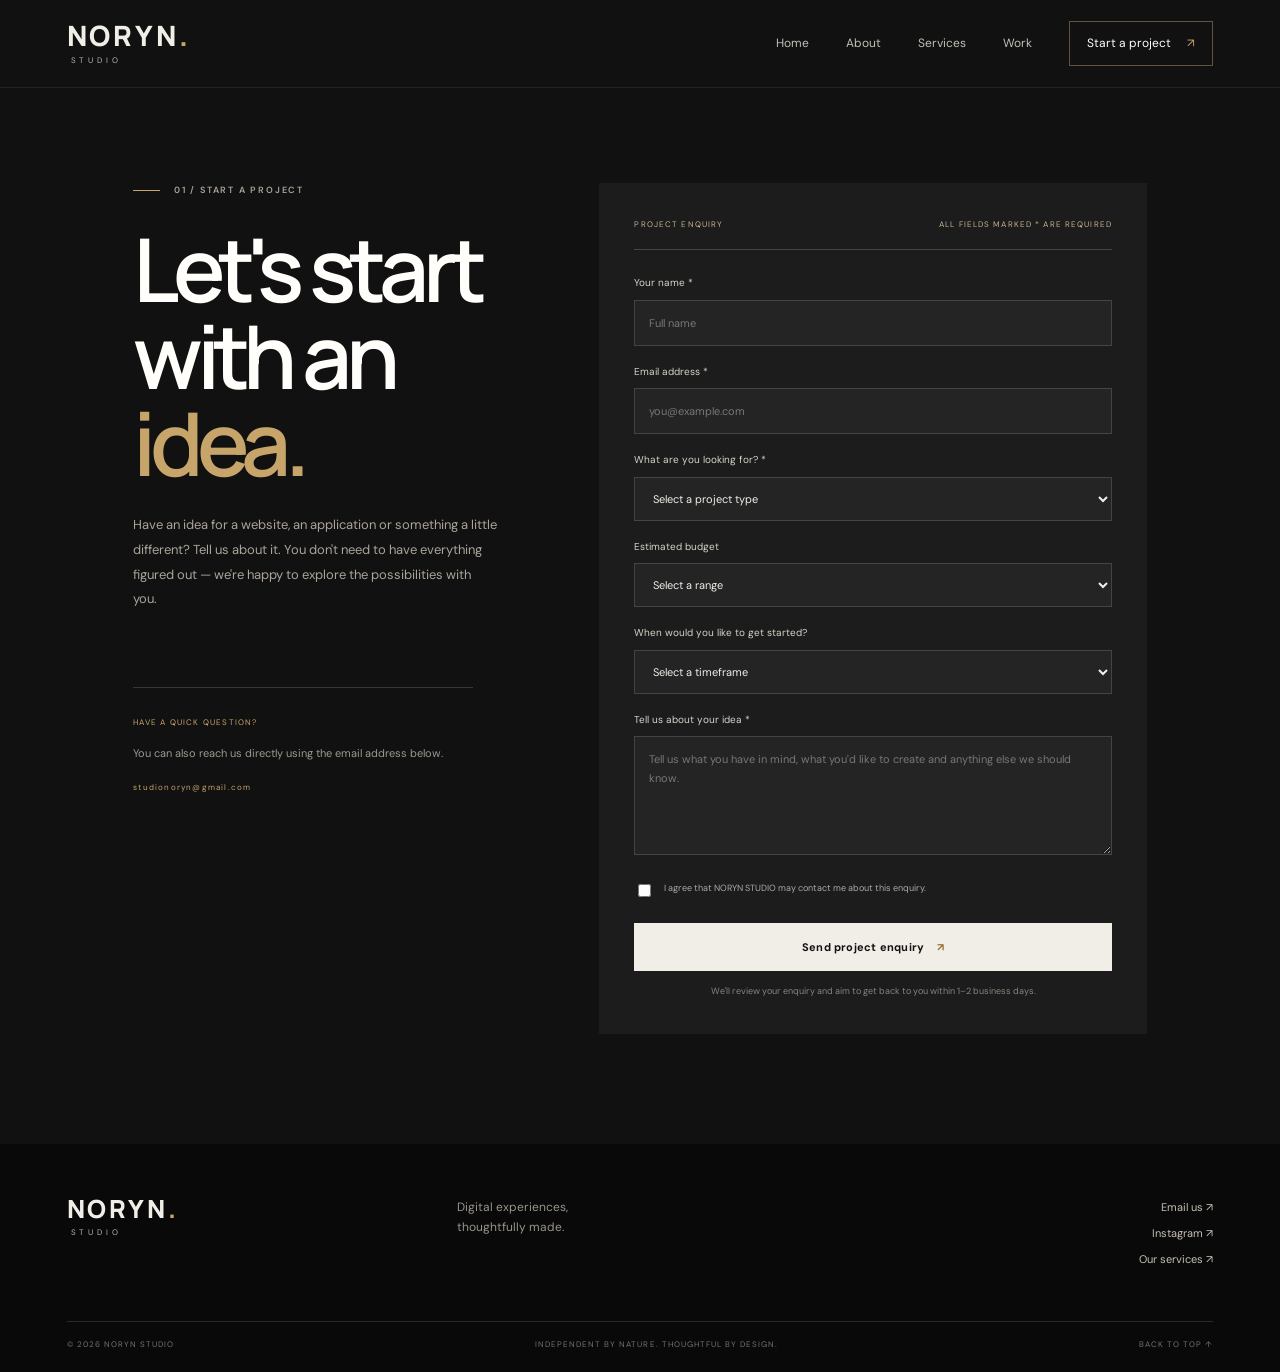
<file: contact.html>
<!DOCTYPE html>
<html lang="en-ZA">
<head>
<meta charset="UTF-8">
<meta name="viewport" content="width=device-width, initial-scale=1.0">
<meta name="description" content="Have a website, app or digital project in mind? Get in touch with NORYN STUDIO to talk about your idea, timeline and what comes next.">
<meta name="robots" content="index, follow, max-image-preview:large, max-snippet:-1">
<meta name="theme-color" content="#111111">
<meta name="author" content="NORYN STUDIO">

<title>Start a Project — NORYN STUDIO</title>
<link rel="icon" href="/assets/icons/favicon.ico" sizes="any">
<link rel="icon" href="/assets/icons/favicon.svg" type="image/svg+xml">

<link rel="canonical" href="https://norynstudio.co.za/contact.html">
<meta property="og:type" content="website">
<meta property="og:site_name" content="NORYN STUDIO">
<meta property="og:url" content="https://norynstudio.co.za/contact.html">
<meta property="og:title" content="Contact NORYN STUDIO — Start a Project">
<meta property="og:description" content="Have a website, app or digital project in mind? Get in touch with NORYN STUDIO.">
<meta property="og:locale" content="en_ZA">
<link rel="preconnect" href="https://fonts.googleapis.com">
<link rel="preconnect" href="https://fonts.gstatic.com" crossorigin>
<link href="https://fonts.googleapis.com/css2?family=DM+Sans:wght@400;500;600;700&family=Manrope:wght@400;500;600;700;800&display=swap" rel="stylesheet">
<link rel="stylesheet" href="assets/css/style.css">
<script defer src="assets/js/main.js"></script>
<script type="application/ld+json">
{
  "@context": "https://schema.org",
  "@graph": [
    {
      "@type": "ContactPage",
      "@id": "https://norynstudio.co.za/contact.html#webpage",
      "url": "https://norynstudio.co.za/contact.html",
      "name": "Contact NORYN STUDIO — Start a Project",
      "description": "Get in touch with NORYN STUDIO to discuss your project.",
      "inLanguage": "en-ZA",
      "isPartOf": { "@id": "https://norynstudio.co.za/#website" },
      "about": { "@id": "https://norynstudio.co.za/#organization" }
    },
    {
      "@type": "BreadcrumbList",
      "itemListElement": [
        { "@type": "ListItem", "position": 1, "name": "Home", "item": "https://norynstudio.co.za/" },
        { "@type": "ListItem", "position": 2, "name": "Contact", "item": "https://norynstudio.co.za/contact.html" }
      ]
    }
  ]
}
</script>
</head>

<body id="top">
<header class="site-header">
<a class="brand" href="/">
<span class="brand-name">NORYN<span class="brand-dot">.</span></span>
<span class="brand-sub">STUDIO</span>
</a>

<button class="menu-toggle" aria-label="Open navigation" aria-expanded="false">
<span></span><span></span>
</button>

<nav class="main-nav">
<a href="/">Home</a>
<a href="about.html">About</a>
<a href="services.html">Services</a>
<a href="work.html">Work</a>
<a class="nav-cta active" href="contact.html">Start a project <span>↗</span></a>
</nav>
</header>

<main>
<section class="contact-layout section-pad">

<div class="contact-intro">
<p class="eyebrow"><span class="eyebrow-line"></span> 01 / START A PROJECT</p>

<h1>Let's start<br>with an <em>idea.</em></h1>

<p>Have an idea for a website, an application or something a little different? Tell us about it. You don't need to have everything figured out — we're happy to explore the possibilities with you.</p>

<div class="contact-aside">
<span>HAVE A QUICK QUESTION?</span>
<p>You can also reach us directly using the email address below.</p>
<small>
<a href="mailto:studionoryn@gmail.com">studionoryn@gmail.com</a><br>
</small>
</div>
</div>

<div class="form-panel">
<form name="noryn-enquiry" method="POST" data-netlify="true" netlify-honeypot="bot-field" action="/success.html">

<input type="hidden" name="form-name" value="noryn-enquiry">

<p class="hidden">
<label>Do not fill this out: <input name="bot-field"></label>
</p>

<div class="form-heading">
<span>PROJECT ENQUIRY</span>
<span>ALL FIELDS MARKED * ARE REQUIRED</span>
</div>

<label for="client-name">Your name *</label>
<input id="client-name" name="name" type="text" placeholder="Full name" required>

<label for="client-email">Email address *</label>
<input id="client-email" name="email" type="email" placeholder="you@example.com" required>

<label for="project-type">What are you looking for? *</label>
<select id="project-type" name="project-type" required>
<option value="" disabled selected>Select a project type</option>
<option>Business website</option>
<option>Personal or creative portfolio</option>
<option>Booking website or system</option>
<option>Landing page</option>
<option>Website redesign</option>
<option>Web application</option>
<option>Mobile application</option>
<option>Application idea or concept</option>
<option>Something else</option>
<option>Not quite sure yet</option>
</select>

<label for="budget">Estimated budget</label>
<select id="budget" name="budget">
<option value="" selected>Select a range</option>
<option>Under R2,000</option>
<option>R2,000 – R4,000</option>
<option>R4,000 – R7,000</option>
<option>R7,000 – R10,000</option>
<option>R10,000+</option>
<option>Not sure yet</option>
</select>

<label for="timeline">When would you like to get started?</label>
<select id="timeline" name="timeline">
<option value="" selected>Select a timeframe</option>
<option>As soon as possible</option>
<option>Within the next month</option>
<option>In 1–3 months</option>
<option>Just exploring for now</option>
</select>

<label for="message">Tell us about your idea *</label>
<textarea id="message" name="message" rows="5" placeholder="Tell us what you have in mind, what you'd like to create and anything else we should know." required></textarea>

<label class="consent">
<input type="checkbox" name="consent" value="yes" required>
<span>I agree that NORYN STUDIO may contact me about this enquiry.</span>
</label>

<button class="button button-light submit-button" type="submit">
Send project enquiry <span>↗</span>
</button>

<p class="form-note">We'll review your enquiry and aim to get back to you within 1–2 business days.</p>

</form>
</div>
</section>
</main>

<footer class="footer">
<a class="brand footer-brand" href="/">
<span class="brand-name">NORYN<span class="brand-dot">.</span></span>
<span class="brand-sub">STUDIO</span>
</a>

<p>Digital experiences,<br>thoughtfully made.</p>

<div class="footer-links">
<a href="mailto:studionoryn@gmail.com">Email us ↗</a>
<a href="https://www.instagram.com/noryn_studio/" target="_blank" rel="noopener noreferrer">Instagram ↗</a>
<a href="services.html">Our services ↗</a>
</div>

<div class="footer-bottom">
<span>© 2026 NORYN STUDIO</span>
<span>INDEPENDENT BY NATURE. THOUGHTFUL BY DESIGN.</span>
<a href="#">BACK TO TOP ↑</a>
</div>
</footer>

</body>
</html>
</file>
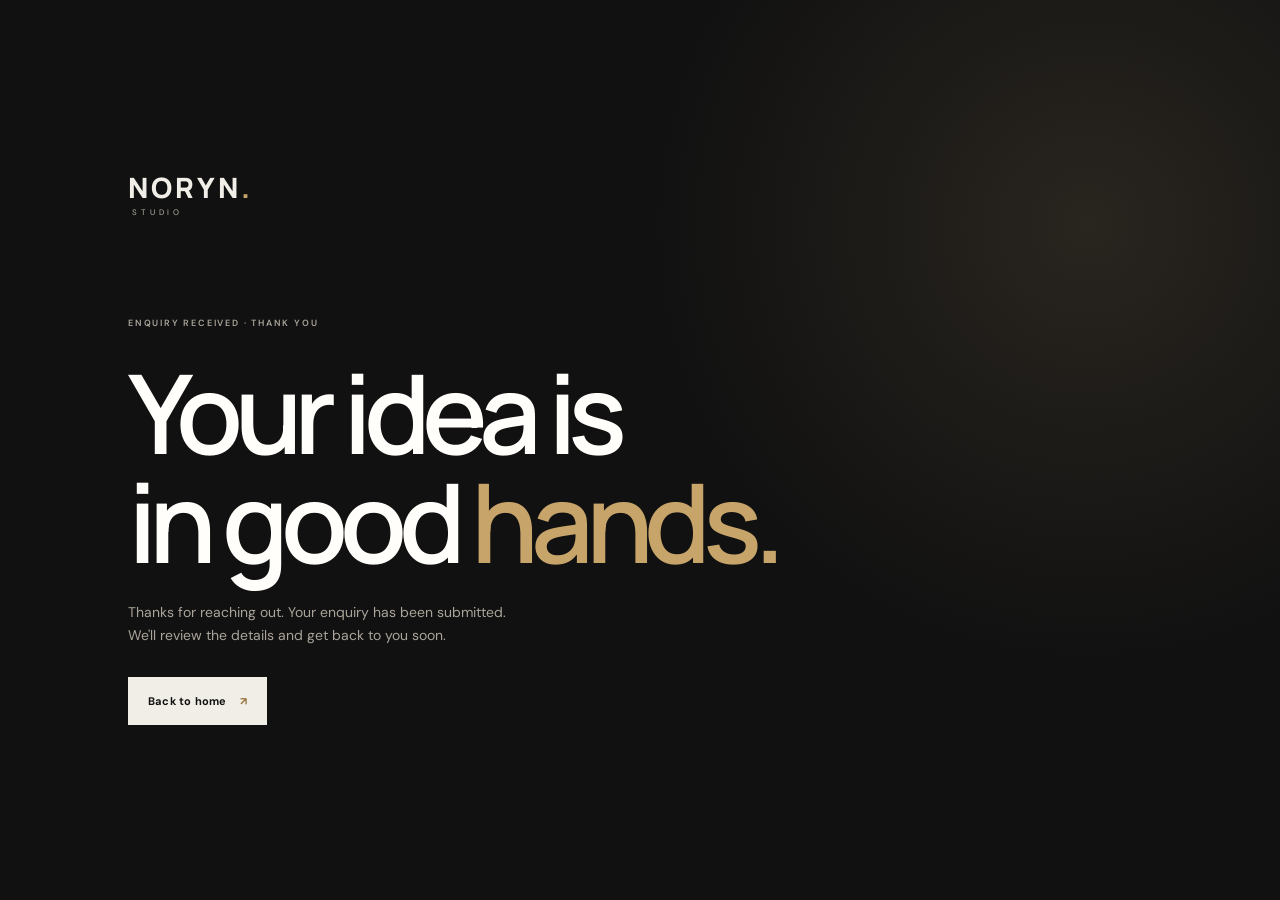
<file: success.html>
<!DOCTYPE html>
<html lang="en-ZA">

<head>
    <meta charset="UTF-8">
    <meta name="viewport" content="width=device-width, initial-scale=1.0">
    <meta name="theme-color" content="#111111">
    <title>Enquiry received — NORYN STUDIO</title>
    <link rel="icon" href="/assets/icons/favicon.ico" sizes="any">
    <link rel="icon" href="/assets/icons/favicon.svg" type="image/svg+xml">
    <link rel="stylesheet" href="assets/css/style.css">
    <link rel="preconnect" href="https://fonts.googleapis.com">
    <link
        href="https://fonts.googleapis.com/css2?family=DM+Sans:wght@400;500;600;700&family=Manrope:wght@400;500;600;700;800&display=swap"
        rel="stylesheet">
</head>

<body id="top">
    <main class="success-page"><a class="brand" href="/"><span class="brand-name">NORYN<span
                    class="brand-dot">.</span></span><span class="brand-sub">STUDIO</span></a>
        <p class="eyebrow">ENQUIRY RECEIVED · THANK YOU</p>
        <h1>Your idea is<br>in good <em>hands.</em></h1>
        <p>Thanks for reaching out. Your enquiry has been submitted. We'll review the details and get back to you soon.
        </p><a class="button button-light" href="/">Back to home <span>↗</span></a>
    </main>
</body>

</html>
</file>
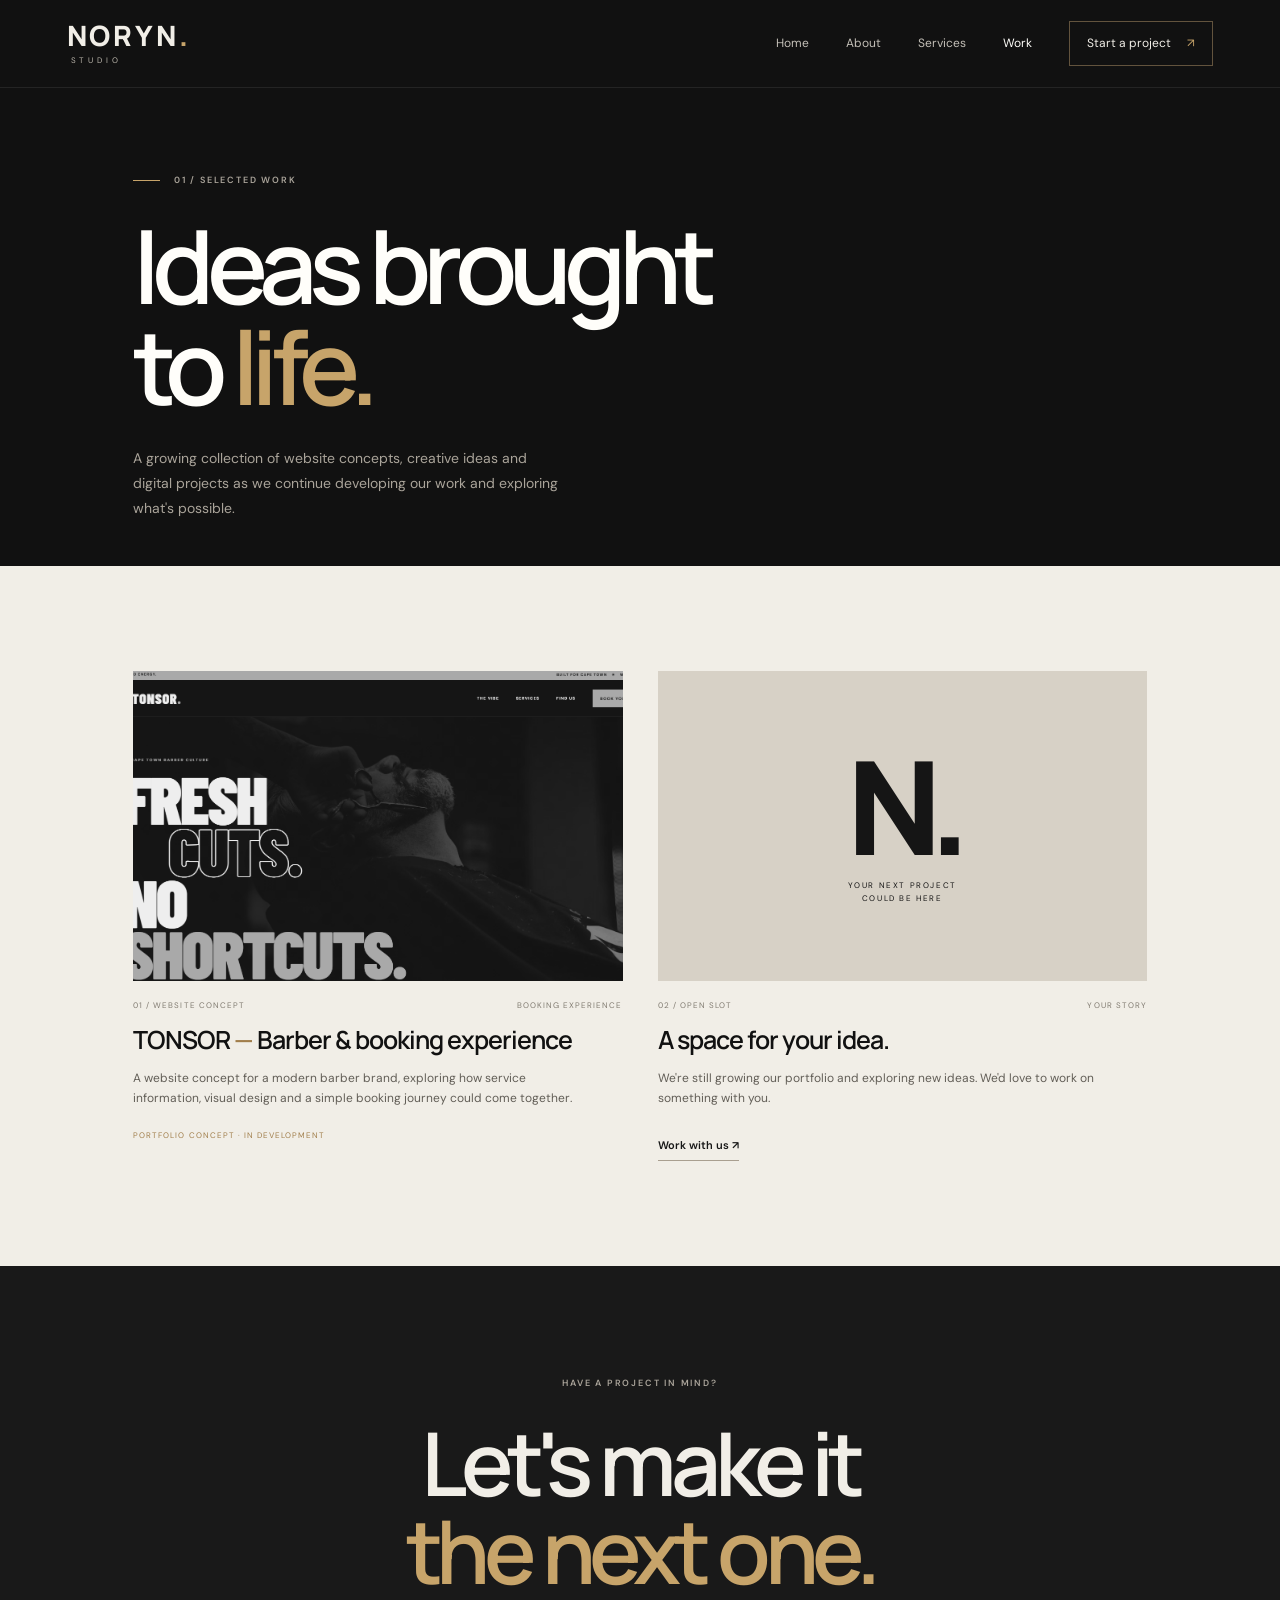
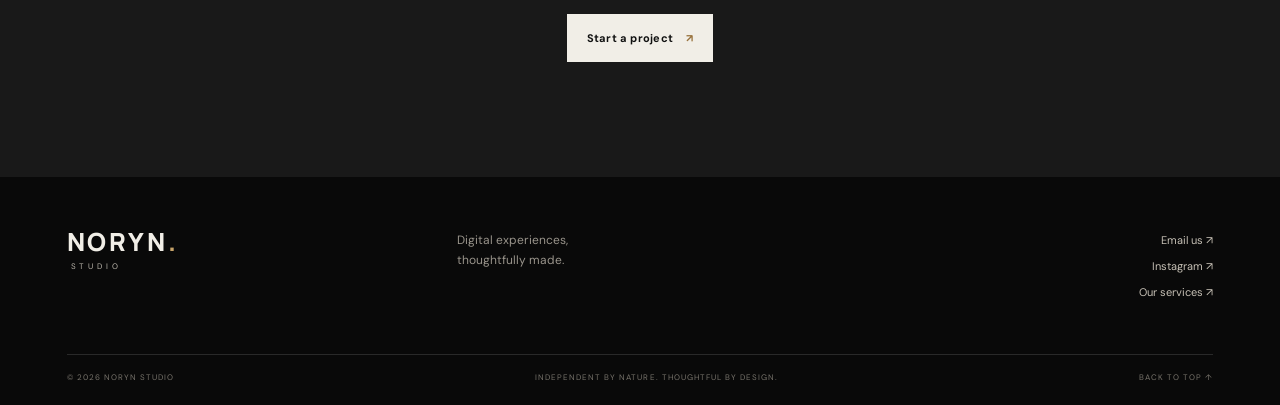
<file: work.html>
<!DOCTYPE html>
<html lang="en-ZA">
<head>
  <meta charset="UTF-8">
  <meta name="viewport" content="width=device-width, initial-scale=1.0">
  <meta name="description" content="Selected digital projects and concepts from NORYN STUDIO — websites, applications and digital experiences designed with intention for independent people and brands.">
  <meta name="robots" content="index, follow, max-image-preview:large, max-snippet:-1">
  <meta name="theme-color" content="#111111">
  <meta name="author" content="NORYN STUDIO">
  <title>Selected Work — NORYN STUDIO</title>
  <link rel="icon" href="/assets/icons/favicon.ico" sizes="any">
  <link rel="icon" href="/assets/icons/favicon.svg" type="image/svg+xml">

  <link rel="canonical" href="https://norynstudio.co.za/work.html">
  <meta property="og:type" content="website">
  <meta property="og:site_name" content="NORYN STUDIO">
  <meta property="og:url" content="https://norynstudio.co.za/work.html">
  <meta property="og:title" content="Work — Selected Projects & Concepts | NORYN STUDIO">
  <meta property="og:description" content="Selected digital projects and concepts from NORYN STUDIO — websites, applications and digital experiences designed with intention.">
  <meta property="og:locale" content="en_ZA">
  <link rel="preconnect" href="https://fonts.googleapis.com">
  <link rel="preconnect" href="https://fonts.gstatic.com" crossorigin>
  <link href="https://fonts.googleapis.com/css2?family=DM+Sans:wght@400;500;600;700&family=Manrope:wght@400;500;600;700;800&display=swap" rel="stylesheet">
  <link rel="stylesheet" href="assets/css/style.css">
  <script defer src="assets/js/main.js"></script>
  <script type="application/ld+json">
{
  "@context": "https://schema.org",
  "@graph": [
    {
      "@type": "CollectionPage",
      "@id": "https://norynstudio.co.za/work.html#webpage",
      "url": "https://norynstudio.co.za/work.html",
      "name": "Work — Selected Projects & Concepts",
      "description": "Selected digital projects and concepts from NORYN STUDIO.",
      "inLanguage": "en-ZA",
      "isPartOf": { "@id": "https://norynstudio.co.za/#website" },
      "about": { "@id": "https://norynstudio.co.za/#organization" }
    },
    {
      "@type": "BreadcrumbList",
      "itemListElement": [
        { "@type": "ListItem", "position": 1, "name": "Home", "item": "https://norynstudio.co.za/" },
        { "@type": "ListItem", "position": 2, "name": "Work", "item": "https://norynstudio.co.za/work.html" }
      ]
    }
  ]
}
</script>
</head>

<body id="top">
<header class="site-header">
  <a class="brand" href="/">
    <span class="brand-name">NORYN<span class="brand-dot">.</span></span>
    <span class="brand-sub">STUDIO</span>
  </a>

  <button class="menu-toggle" aria-label="Open navigation" aria-expanded="false">
    <span></span><span></span>
  </button>

  <nav class="main-nav">
    <a href="/">Home</a>
    <a href="about.html">About</a>
    <a href="services.html">Services</a>
    <a class="active" href="work.html">Work</a>
    <a class="nav-cta" href="contact.html">Start a project <span>↗</span></a>
  </nav>
</header>

<main>
  <section class="page-hero">
    <p class="eyebrow"><span class="eyebrow-line"></span> 01 / SELECTED WORK</p>
    <h1>Ideas brought<br>to <em>life.</em></h1>
    <p class="page-lead">A growing collection of website concepts, creative ideas and digital projects as we continue developing our work and exploring what's possible.</p>
  </section>

  <section class="work-grid section-pad">

    <article class="work-project">
      <div class="project-image">
        <img src="assets/TonsorProject.png" alt="Tonsor website project screenshot">
      </div>

      <div class="project-meta">
        <span>01 / WEBSITE CONCEPT</span>
        <span>BOOKING EXPERIENCE</span>
      </div>

      <h2>TONSOR <span>—</span> Barber & booking experience</h2>
      <p>A website concept for a modern barber brand, exploring how service information, visual design and a simple booking journey could come together.</p>
      <span class="project-status">PORTFOLIO CONCEPT · IN DEVELOPMENT</span>
    </article>

    <article class="work-project work-placeholder">
      <div class="placeholder-art">
        <span>N.</span>
        <small>YOUR NEXT PROJECT<br>COULD BE HERE</small>
      </div>

      <div class="project-meta">
        <span>02 / OPEN SLOT</span>
        <span>YOUR STORY</span>
      </div>

      <h2>A space for your idea.</h2>
      <p>We're still growing our portfolio and exploring new ideas. We'd love to work on something with you.</p>
      <a class="text-link dark-link" href="contact.html">Work with us ↗</a>
    </article>

  </section>

  <section class="closing-cta">
    <p class="eyebrow">HAVE A PROJECT IN MIND?</p>
    <h2>Let's make it<br><em>the next one.</em></h2>
    <a class="button button-light" href="contact.html">Start a project <span>↗</span></a>
  </section>
</main>

<footer class="footer">
  <a class="brand footer-brand" href="/">
    <span class="brand-name">NORYN<span class="brand-dot">.</span></span>
    <span class="brand-sub">STUDIO</span>
  </a>

  <p>Digital experiences,<br>thoughtfully made.</p>

  <div class="footer-links">
    <a href="mailto:studionoryn@gmail.com">Email us ↗</a>
    <a href="https://www.instagram.com/noryn_studio/" target="_blank" rel="noopener noreferrer">Instagram ↗</a>
    <a href="services.html">Our services ↗</a>
  </div>

  <div class="footer-bottom">
    <span>© 2026 NORYN STUDIO</span>
    <span>INDEPENDENT BY NATURE. THOUGHTFUL BY DESIGN.</span>
    <a href="#">BACK TO TOP ↑</a>
  </div>
</footer>

</body>
</html>
</file>
<file: assets/css/style.css>
@import url('https://fonts.googleapis.com/css2?family=DM+Sans:wght@400;500;600;700&family=Manrope:wght@400;500;600;700;800&display=swap');
:root{--black:#111111;--black2:#191919;--panel:#222222;--ivory:#f1eee7;--paper:#e8e4dc;--white:#fffefa;--muted:#aaa69e;--gold:#c7a46a;--line:rgba(255,255,255,.16);--darkline:rgba(17,17,17,.18);--sans:'DM Sans',sans-serif;--display:'Manrope',sans-serif}
*{box-sizing:border-box}html{scroll-behavior:smooth}body{margin:0;background:var(--black);color:var(--ivory);font-family:var(--sans);font-size:15px;line-height:1.65}body.menu-open{overflow:hidden}a{color:inherit;text-decoration:none}img{display:block;width:100%;height:100%;object-fit:cover}button,input,textarea,select{font:inherit}.announcement{height:31px;padding:0 5.2%;display:flex;justify-content:space-between;align-items:center;background:#090909;color:#8d8981;font-size:9px;letter-spacing:.16em}.site-header{height:88px;padding:0 5.2%;display:flex;align-items:center;justify-content:space-between;background:var(--black);position:relative;z-index:20;border-bottom:1px solid rgba(255,255,255,.08)}.brand{display:flex;flex-direction:column;line-height:1}.brand-name{font:800 28px/.9 var(--display);letter-spacing:.105em}.brand-dot{color:var(--gold)}.brand-sub{font-size:8px;letter-spacing:.48em;margin-top:8px;padding-left:4px;color:#b9b4aa}.main-nav{display:flex;align-items:center;gap:37px}.main-nav>a{font-size:12px;color:#c3bfb7;transition:color .2s}.main-nav>a:hover,.main-nav>a.active{color:var(--white)}.main-nav .nav-cta{border:1px solid #62533d;padding:12px 17px;color:var(--ivory)}.nav-cta span,.button span{color:var(--gold);margin-left:13px}.menu-toggle{display:none;background:none;border:0}.hero{min-height:650px;display:grid;grid-template-columns:1.03fr .97fr;position:relative;overflow:hidden}.hero-copy{padding:88px 7vw 45px 10.4%;display:flex;flex-direction:column;align-items:flex-start;position:relative;z-index:2}.eyebrow{font-size:9px;letter-spacing:.2em;color:#aaa49a;margin:0 0 27px;font-weight:600}.eyebrow-line{display:inline-block;width:27px;height:1px;background:var(--gold);vertical-align:middle;margin-right:10px}.hero h1,.page-hero h1,.contact-intro h1,.success-page h1{font:600 clamp(56px,7.2vw,100px)/.99 var(--display);letter-spacing:-.075em;margin:0;color:var(--white)}h1 em,h2 em{font-style:normal;color:var(--gold)}.gold-dot{color:var(--gold)}.hero-intro{max-width:360px;color:#b5b0a7;font-size:15px;line-height:1.8;margin:32px 0 26px}.hero-actions{display:flex;align-items:center;gap:28px}.button{display:inline-flex;align-items:center;justify-content:center;padding:15px 20px;font-size:11px;font-weight:700;letter-spacing:.02em;transition:transform .2s,background .2s}.button:hover{transform:translateY(-3px)}.button-light{background:var(--ivory);color:var(--black)}.button-light span{color:#99733e}.text-link{font-size:11px;font-weight:600;color:var(--ivory);border-bottom:1px solid #756b5d;padding-bottom:6px}.text-link span{color:var(--gold);margin-left:9px}.hero-footnote{display:flex;gap:27px;margin-top:auto;padding-top:50px;font-size:8px;letter-spacing:.15em;color:#77736d}.hero-visual{position:relative;min-height:650px;overflow:hidden}.hero-visual img{filter:grayscale(100%);opacity:.75;transform:scale(1.02)}.visual-overlay{position:absolute;inset:0;background:linear-gradient(90deg,#111 0%,rgba(17,17,17,.12) 32%,rgba(17,17,17,.1) 100%),linear-gradient(0deg,rgba(0,0,0,.55),transparent 45%)}.visual-stamp{position:absolute;top:17%;right:13%;width:118px;height:118px;border:1px solid rgba(241,238,231,.7);border-radius:50%;display:flex;flex-direction:column;align-items:center;justify-content:center;font-size:8px;letter-spacing:.17em;transform:rotate(12deg)}.visual-stamp b{font-size:28px;color:var(--gold);font-weight:400;line-height:1.2}.visual-caption{position:absolute;bottom:37px;left:8%;right:8%;display:flex;justify-content:space-between;font-size:8px;letter-spacing:.16em}.hero-index{position:absolute;bottom:27px;left:5.2%;font-size:9px;color:#777;letter-spacing:.15em}.ticker{overflow:hidden;background:var(--gold);color:#151515;padding:12px 0}.ticker-track{display:flex;align-items:center;justify-content:space-around;gap:34px;white-space:nowrap;font-size:10px;font-weight:700;letter-spacing:.18em;animation:marquee 30s linear infinite}.ticker i{font-style:normal;font-size:17px}@keyframes marquee{to{transform:translateX(-15%)}}.section-pad{padding:105px 10.4%}.intro{background:var(--ivory);color:var(--black)}.section-kicker{font-size:9px;letter-spacing:.2em;color:#77736b}.intro-content{display:grid;grid-template-columns:1.2fr .8fr;gap:9%;margin-top:45px}.intro h2,.section-heading h2,.feature h2,.about-statement h2,.belief-copy h2,.approach-section h2{font:600 clamp(40px,5.2vw,68px)/1.06 var(--display);letter-spacing:-.065em;margin:0}.intro h2 span{color:#a17e4b}.intro-text{max-width:440px;color:#55524c;font-size:13px}.intro-text p{margin:0 0 18px}.dark-link{color:#171717;border-color:#a99f90;display:inline-block;margin-top:15px}.audience{background:var(--paper);color:var(--black)}.section-heading{display:flex;justify-content:space-between;align-items:flex-end;gap:30px;margin-bottom:45px}.dark-eyebrow{color:#77736b}.section-heading h2 em,.approach-section h2 em{color:#a17e4b}.heading-note{font-size:12px;color:#68645d;line-height:1.8;margin:0 0 5px}.audience-grid{display:grid;grid-template-columns:repeat(6,1fr);gap:13px}.audience-card{grid-column:span 2;height:300px;position:relative;overflow:hidden;background:#333}.audience-card:nth-child(4),.audience-card:nth-child(5){grid-column:span 3;height:260px}.audience-card img{filter:grayscale(100%);transition:transform .7s,filter .5s}.audience-card:hover img{transform:scale(1.06);filter:grayscale(30%)}.card-shade{position:absolute;inset:0;background:linear-gradient(0deg,rgba(0,0,0,.82),transparent 75%)}.card-number{position:absolute;top:17px;left:19px;color:#e2d9c9;font-size:9px;letter-spacing:.15em}.audience-label{position:absolute;left:21px;right:18px;bottom:20px;color:white}.audience-label h3{font:600 23px/1.1 var(--display);letter-spacing:-.04em;margin:0 0 8px}.audience-label p{font-size:10px;color:#d4d0c8;margin:0}.services-preview{background:var(--black)}.services-preview .section-heading{align-items:flex-end}.service-list{border-top:1px solid var(--line)}.service-row{display:grid;grid-template-columns:55px 1.2fr 1fr 25px;align-items:center;gap:15px;padding:24px 0;border-bottom:1px solid var(--line);transition:padding .25s,color .25s}.service-row:hover{padding-left:12px;color:var(--gold)}.service-no{font-size:9px;color:var(--gold)}.service-name{font:500 clamp(17px,2vw,24px) var(--display);letter-spacing:-.04em}.service-desc{font-size:11px;color:#99948b}.service-arrow{font-size:18px;text-align:right}.feature{display:grid;grid-template-columns:1fr 1fr;min-height:520px;background:#1b1b1b;padding-top:0;padding-bottom:0}.feature-image{min-height:520px;margin-left:-22%;overflow:hidden}.feature-image img{filter:grayscale(100%);opacity:.75}.feature-copy{padding:95px 0 75px 12%;position:relative;overflow:hidden}.feature-copy h2{font-size:clamp(38px,4.5vw,60px)}.feature-copy>p:not(.eyebrow){max-width:350px;color:#aaa59c;font-size:13px;line-height:1.9;margin:26px 0}.button-outline{border:1px solid #777064;color:var(--ivory)}.feature-mark{position:absolute;right:0;bottom:-80px;font:800 240px/.8 var(--display);color:rgba(255,255,255,.025)}.work-teaser{background:var(--ivory);color:var(--black)}.work-preview{height:430px;display:block;position:relative;overflow:hidden;background:#222}.work-preview img{filter:grayscale(100%);transition:transform .7s}.work-preview:hover img{transform:scale(1.04)}.work-preview-overlay{position:absolute;inset:0;background:linear-gradient(0deg,rgba(0,0,0,.85),transparent 75%);padding:35px;display:flex;flex-direction:column;justify-content:flex-end;color:white}.work-preview-overlay>span{font-size:9px;letter-spacing:.17em}.work-preview-overlay h3{font:700 clamp(28px,4vw,48px) var(--display);letter-spacing:-.05em;margin:8px 0}.work-preview-overlay h3 small{font:400 10px var(--sans);letter-spacing:.12em}.work-open{color:#d5b47e}.closing-cta{position:relative;text-align:center;padding:110px 20px 115px;background:#191919;overflow:hidden}.closing-cta h2{font:600 clamp(48px,7vw,88px)/1 var(--display);letter-spacing:-.07em;margin:0 0 20px}.closing-cta>p:not(.eyebrow){color:#aaa49a;font-size:13px;margin:0 auto 28px;max-width:400px}.cta-orbit{position:absolute;right:8%;bottom:30px;color:#625a4d;font-size:9px;letter-spacing:.2em}.footer{padding:54px 5.2% 20px;display:grid;grid-template-columns:1fr 1fr 1fr;gap:25px;background:#090909;color:var(--ivory)}.footer-brand .brand-name{font-size:25px}.footer>p{font-size:12px;color:#99948b;margin:0}.footer-links{display:flex;flex-direction:column;gap:8px;align-items:flex-end}.footer-links a{font-size:11px;color:#c7c1b6}.footer-bottom{grid-column:1/-1;border-top:1px solid #292929;margin-top:28px;padding-top:16px;display:flex;justify-content:space-between;font-size:8px;letter-spacing:.13em;color:#77736b}
.page-hero{padding:85px 10.4% 0}.page-hero h1{font-size:clamp(55px,8vw,104px)}.page-lead{font-size:14px;color:#aaa49a;max-width:430px;margin:28px 0 45px;line-height:1.8}.page-hero-image{height:390px;overflow:hidden}.page-hero-image img{filter:grayscale(100%);opacity:.8}.about-statement{display:grid;grid-template-columns:.45fr 1fr;gap:8%;background:var(--ivory);color:var(--black)}.about-statement h2{margin-bottom:30px}.narrow-copy{max-width:590px;color:#55524c;font-size:13px}.narrow-copy p{margin:0 0 17px}.beliefs{display:grid;grid-template-columns:1fr 1fr;min-height:480px;background:#1c1c1c}.belief-image{min-height:480px}.belief-image img{filter:grayscale(100%);opacity:.7}.belief-copy{padding:85px 12%}.belief-copy h2{font-size:clamp(40px,5vw,62px);margin-bottom:25px}.belief-copy>p:not(.eyebrow){font-size:13px;color:#aaa49a;line-height:1.9}.approach-section{background:var(--paper);color:var(--black)}.approach-section h2{margin-bottom:55px}.steps{display:grid;grid-template-columns:repeat(4,1fr);gap:24px}.step{border-top:1px solid #aaa195;padding-top:17px}.step span{font-size:10px;color:#a17e4b}.step h3{font:600 22px var(--display);margin:25px 0 10px}.step p{font-size:12px;color:#625e57;line-height:1.8;margin:0}.services-hero{padding-bottom:0}.service-detail-list{padding-top:50px}.service-detail{display:grid;grid-template-columns:.65fr 1.15fr .9fr;gap:35px;padding:50px 0;border-bottom:1px solid var(--line);align-items:start}.detail-number{font-size:9px;letter-spacing:.15em;color:var(--gold);padding-top:10px}.service-detail h2{font:600 clamp(30px,3.7vw,48px)/1.05 var(--display);letter-spacing:-.06em;margin:0 0 20px}.service-detail p{max-width:480px;color:#aaa49a;font-size:12px;line-height:1.9}.service-detail img{height:230px;filter:grayscale(100%);opacity:.82}.ideal-for{display:block;font-size:8px;letter-spacing:.12em;color:#a58c68;margin-top:22px;line-height:1.7}.work-grid{background:var(--ivory);color:var(--black);display:grid;grid-template-columns:1fr 1fr;gap:35px}.project-image{height:310px;overflow:hidden}.project-image img{filter:grayscale(100%)}.project-meta{display:flex;justify-content:space-between;font-size:8px;letter-spacing:.13em;color:#817b71;margin-top:18px}.work-project h2{font:600 25px var(--display);letter-spacing:-.04em;margin:10px 0}.work-project h2 span{color:#a17e4b}.work-project p{font-size:12px;color:#625e57;max-width:450px}.project-status{font-size:8px;letter-spacing:.13em;color:#a17e4b}.placeholder-art{height:310px;background:#d7d1c6;display:flex;align-items:center;justify-content:center;flex-direction:column;color:#151515}.placeholder-art span{font:800 130px/.9 var(--display);letter-spacing:-.1em}.placeholder-art small{font-size:8px;letter-spacing:.2em;text-align:center;margin-top:15px}.contact-layout{display:grid;grid-template-columns:.8fr 1.2fr;gap:10%;padding-top:95px;padding-bottom:110px}.contact-intro h1{font-size:clamp(56px,7vw,88px)}.contact-intro>p:not(.eyebrow){max-width:380px;color:#aaa49a;font-size:13px;line-height:1.9;margin-top:27px}.contact-aside{margin-top:75px;border-top:1px solid var(--line);padding-top:20px;max-width:340px}.contact-aside span,.contact-aside small{font-size:8px;letter-spacing:.15em;color:var(--gold)}.contact-aside p{font-size:11px;color:#9d988f}.form-panel{background:#1c1c1c;padding:35px}.form-heading{display:flex;justify-content:space-between;gap:15px;border-bottom:1px solid #444;padding-bottom:18px;margin-bottom:25px;font-size:8px;letter-spacing:.14em;color:#c6b18e}.form-panel form>label{display:block;font-size:10px;color:#d8d3ca;margin:18px 0 8px}.form-panel input:not([type=checkbox]),.form-panel select,.form-panel textarea{width:100%;background:#242424;border:1px solid #444;color:var(--ivory);padding:13px 14px;outline:none;font-size:11px;border-radius:0}.form-panel input:focus,.form-panel select:focus,.form-panel textarea:focus{border-color:var(--gold)}.form-panel input::placeholder,.form-panel textarea::placeholder{color:#777}.form-panel select{appearance:auto}.form-panel textarea{resize:vertical}.consent{display:flex!important;align-items:flex-start;gap:10px;font-size:9px!important;color:#aaa!important}.consent input{margin-top:3px;accent-color:var(--gold)}.submit-button{border:0;width:100%;cursor:pointer;margin-top:15px}.form-note{font-size:9px;color:#89847c;text-align:center;margin:13px 0 0}.hidden{display:none}.success-page{min-height:100vh;padding:8vh 10%;display:flex;align-items:flex-start;justify-content:center;flex-direction:column;background:radial-gradient(circle at 85% 25%,#29251f,transparent 34%),#111}.success-page .eyebrow{margin-top:100px}.success-page h1{font-size:clamp(60px,9vw,110px)}.success-page>p:not(.eyebrow){color:#aaa49a;max-width:400px;margin:25px 0 30px;font-size:14px}
.reveal{opacity:0;transform:translateY(22px);transition:opacity .7s ease,transform .7s ease}.reveal.is-visible{opacity:1;transform:translateY(0)}
@media(max-width:900px){.hero-copy{padding-left:7%;padding-right:4%}.hero h1{font-size:clamp(54px,8vw,78px)}.section-pad{padding:80px 7%}.page-hero{padding-left:7%;padding-right:7%}.contact-layout{padding-left:7%;padding-right:7%;gap:5%}.main-nav{gap:20px}.service-detail{grid-template-columns:.55fr 1.2fr .8fr;gap:20px}.service-detail img{height:190px}}
@media(max-width:680px){.announcement{padding:0 5%;font-size:7px}.site-header{height:75px;padding:0 5%}.brand-name{font-size:25px}.menu-toggle{display:flex;flex-direction:column;gap:6px;padding:10px;z-index:25}.menu-toggle span{width:24px;height:1px;background:var(--ivory)}.main-nav{position:fixed;inset:0;background:#111;display:flex;flex-direction:column;justify-content:center;gap:25px;opacity:0;visibility:hidden;transition:.3s}.main-nav.is-open{opacity:1;visibility:visible}.main-nav>a{font:500 26px var(--display)}.main-nav .nav-cta{font:500 14px var(--sans);margin-top:10px}.hero{display:flex;flex-direction:column;min-height:0}.hero-copy{padding:65px 7% 35px}.hero h1{font-size:clamp(57px,14vw,84px)}.hero-intro{margin:24px 0}.hero-footnote{margin-top:42px;padding-top:20px}.hero-visual{min-height:390px;height:390px}.hero-index{display:none}.visual-stamp{width:95px;height:95px;right:9%;top:12%}.ticker-track{justify-content:flex-start;gap:25px;font-size:9px}.section-pad{padding:70px 7%}.intro-content{grid-template-columns:1fr;gap:25px;margin-top:30px}.intro h2,.section-heading h2,.about-statement h2{font-size:44px}.section-heading{display:block;margin-bottom:30px}.heading-note{margin-top:20px}.audience-grid{grid-template-columns:1fr 1fr;gap:9px}.audience-card,.audience-card:nth-child(4),.audience-card:nth-child(5){grid-column:span 1;height:235px}.audience-card:first-child{grid-column:span 2;height:270px}.audience-label{left:14px;bottom:15px}.audience-label h3{font-size:19px}.audience-label p{font-size:9px}.service-row{grid-template-columns:28px 1fr 20px;gap:10px;padding:19px 0}.service-name{font-size:17px}.service-desc{display:none}.feature{display:flex;flex-direction:column;padding:0}.feature-image{height:280px;min-height:280px;margin:0}.feature-copy{padding:55px 7% 70px}.feature-copy h2{font-size:42px}.work-preview{height:330px}.work-preview-overlay{padding:22px}.work-preview-overlay h3{font-size:29px}.work-preview-overlay h3 small{display:block;margin-top:8px}.closing-cta{padding:80px 7%}.closing-cta h2{font-size:55px}.footer{padding:40px 7% 18px;grid-template-columns:1fr 1fr}.footer>p{grid-column:1/-1;grid-row:2}.footer-links{grid-column:2;grid-row:1}.footer-bottom{gap:12px;flex-wrap:wrap}.footer-bottom span:nth-child(2){display:none}.page-hero{padding:65px 7% 0}.page-hero h1{font-size:clamp(53px,13vw,78px)}.page-lead{margin:22px 0 30px}.page-hero-image{height:260px}.about-statement{grid-template-columns:1fr;gap:30px}.beliefs{grid-template-columns:1fr}.belief-image{min-height:280px;height:280px}.belief-copy{padding:60px 7%}.belief-copy h2{font-size:44px}.steps{grid-template-columns:1fr 1fr;gap:30px 20px}.step h3{margin:14px 0 7px}.service-detail{grid-template-columns:1fr 1fr;gap:15px;padding:35px 0}.detail-number{grid-column:1/-1}.service-detail>div:nth-child(2){grid-column:1/-1}.service-detail h2{font-size:38px}.service-detail img{grid-column:1/-1;height:210px}.work-grid{grid-template-columns:1fr;gap:45px}.project-image,.placeholder-art{height:250px}.contact-layout{grid-template-columns:1fr;padding:65px 7% 80px;gap:35px}.contact-intro h1{font-size:65px}.contact-aside{margin-top:35px}.form-panel{padding:23px 18px}.form-heading{font-size:7px}.success-page{padding:8vh 7%}}
</file>
